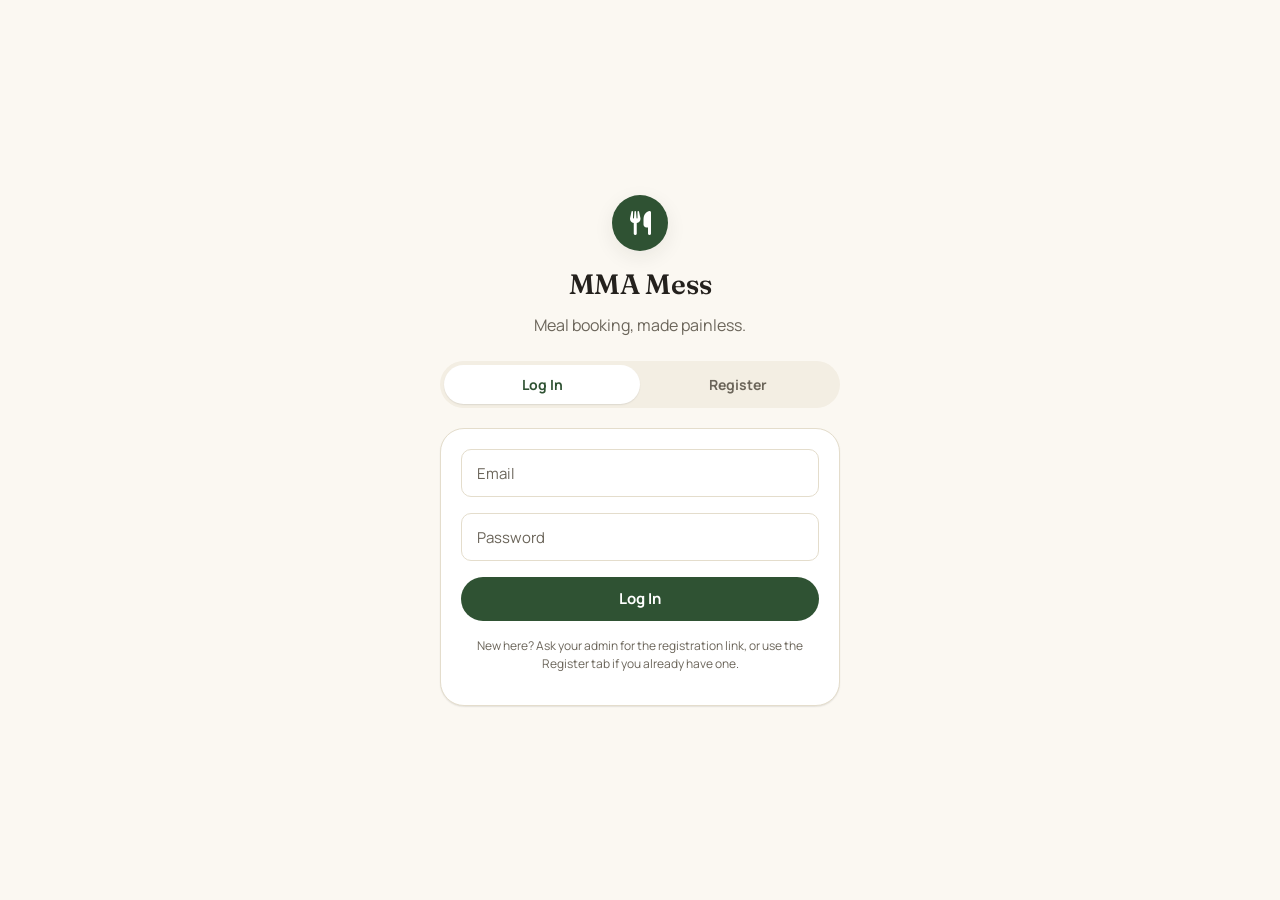
<file: index.html>
<!doctype html>
<html lang="en">
  <head>
    <meta charset="UTF-8" />
    <meta
      name="viewport"
      content="width=device-width, initial-scale=1, viewport-fit=cover"
    />
    <title>Mess Login · MMA Mess</title>
    <link rel="stylesheet" href="css/main.css" />
    <link rel="stylesheet" href="css/dark-mode.css" />
    <link
      rel="stylesheet"
      href="https://cdnjs.cloudflare.com/ajax/libs/font-awesome/6.5.2/css/all.min.css"
    />
    <style>
      body {
        display: flex;
        align-items: center;
        justify-content: center;
        padding: var(--space-5);
      }
      .auth-shell {
        width: 100%;
        max-width: 400px;
      }
      .auth-brand {
        text-align: center;
        margin-bottom: var(--space-6);
      }
      .auth-brand .plate {
        width: 56px;
        height: 56px;
        border-radius: 50%;
        background: var(--color-primary);
        color: #fff;
        display: flex;
        align-items: center;
        justify-content: center;
        margin: 0 auto var(--space-3);
        font-size: 24px;
        box-shadow: var(--shadow-md);
      }
      .auth-tabs {
        display: flex;
        background: var(--color-surface-2);
        border-radius: var(--radius-pill);
        padding: 4px;
        margin-bottom: var(--space-5);
      }
      .auth-tabs button {
        flex: 1;
        border: none;
        background: none;
        padding: 10px;
        border-radius: var(--radius-pill);
        font-weight: 700;
        font-size: 14px;
        color: var(--color-ink-soft);
        cursor: pointer;
      }
      .auth-tabs button.is-active {
        background: var(--color-surface);
        color: var(--color-primary);
        box-shadow: var(--shadow-sm);
      }
      .auth-note {
        font-size: 12px;
        text-align: center;
        margin-top: var(--space-4);
      }
      .view {
        display: none;
      }
      .view.is-active {
        display: block;
      }
    </style>
  </head>
  <body>
    <div class="auth-shell">
      <div class="auth-brand">
        <div class="plate"><i class="fa-solid fa-utensils"></i></div>
        <h1>MMA Mess</h1>
        <p class="text-soft">Meal booking, made painless.</p>
      </div>

      <div class="auth-tabs">
        <button id="tabLogin" class="is-active">Log In</button>
        <button id="tabRegister">Register</button>
      </div>

      <!-- LOGIN -->
      <form id="loginView" class="view is-active card">
        <div class="field">
          <input type="email" id="loginEmail" placeholder=" " required />
          <label>Email</label>
        </div>
        <div class="field">
          <input
            type="password"
            id="loginPassword"
            placeholder=" "
            required
            minlength="6"
          />
          <label>Password</label>
        </div>
        <button type="submit" class="btn btn-primary btn-block">Log In</button>
        <p class="auth-note text-soft">
          New here? Ask your admin for the registration link, or use the
          Register tab if you already have one.
        </p>
      </form>

      <!-- REGISTER -->
      <form id="registerView" class="view card">
        <div class="field">
          <input type="text" id="regName" placeholder=" " required />
          <label>Full name</label>
        </div>
        <div class="field">
          <input type="text" id="regRoom" placeholder=" " required />
          <label>Room number</label>
        </div>
        <div class="field">
          <input
            type="tel"
            id="regMobile"
            placeholder=" "
            required
            pattern="[0-9]{10}"
          />
          <label>Mobile number</label>
        </div>
        <div class="field">
          <input type="email" id="regEmail" placeholder=" " required />
          <label>Email</label>
        </div>
        <div class="field">
          <input
            type="password"
            id="regPassword"
            placeholder=" "
            required
            minlength="6"
          />
          <label>Password</label>
        </div>
        <button type="submit" class="btn btn-primary btn-block">
          Submit Registration
        </button>
        <p class="auth-note text-soft">
          Your request goes to the admin for approval before you can log in.
        </p>
      </form>
    </div>

    <script type="module">
      import {
        login,
        submitRegistration,
        redirectIfLoggedIn,
      } from "./js/auth.js";
      import { initTheme } from "./js/utils.js";

      initTheme();
      redirectIfLoggedIn();

      const params = new URLSearchParams(location.search);
      if (params.get("pending") === "1") {
        import("./js/components/Toast.js").then(({ toast }) =>
          toast.info("Your registration is pending admin approval."),
        );
      }

      const tabLogin = document.getElementById("tabLogin");
      const tabRegister = document.getElementById("tabRegister");
      const loginView = document.getElementById("loginView");
      const registerView = document.getElementById("registerView");

      tabLogin.onclick = () => {
        tabLogin.classList.add("is-active");
        tabRegister.classList.remove("is-active");
        loginView.classList.add("is-active");
        registerView.classList.remove("is-active");
      };
      tabRegister.onclick = () => {
        tabRegister.classList.add("is-active");
        tabLogin.classList.remove("is-active");
        registerView.classList.add("is-active");
        loginView.classList.remove("is-active");
      };

      loginView.addEventListener("submit", async (e) => {
        e.preventDefault();
        const btn = loginView.querySelector('button[type="submit"]');
        btn.disabled = true;
        btn.textContent = "Logging in…";
        await login(loginEmail.value.trim(), loginPassword.value);
        btn.disabled = false;
        btn.textContent = "Log In";
      });

      registerView.addEventListener("submit", async (e) => {
        e.preventDefault();
        const btn = registerView.querySelector('button[type="submit"]');
        btn.disabled = true;
        btn.textContent = "Submitting…";
        const ok = await submitRegistration({
          name: regName.value.trim(),
          room_number: regRoom.value.trim(),
          mobile: regMobile.value.trim(),
          email: regEmail.value.trim(),
          password: regPassword.value,
        });
        btn.disabled = false;
        btn.textContent = "Submit Registration";
        if (ok) {
          registerView.reset();
          tabLogin.click();
        }
      });
    </script>
  </body>
</html>
</file>
<file: css/main.css>
/* ============================================================================
   MESS MEAL BOOKING SYSTEM — DESIGN SYSTEM
   Subject: an Indian hostel/PG mess. Palette pulled from the mess hall
   itself — banana-leaf green, turmeric, terracotta thali, steel canteen
   trays — rather than a generic app palette.
   Signature element: the "thali ring" — a plate divided into three arcs
   (breakfast / lunch / dinner) that fills in as the day's status changes.
   ============================================================================ */

@import url("https://fonts.googleapis.com/css2?family=Fraunces:opsz,wght@9..144,500;9..144,600;9..144,700&family=Manrope:wght@400;500;600;700;800&family=IBM+Plex+Mono:wght@400;500;600&display=swap");

:root {
  /* ---- color tokens -------------------------------------------------- */
  --color-bg: #fbf8f2; /* steel-tray cream */
  --color-surface: #ffffff;
  --color-surface-2: #f3eee3; /* banana-leaf-adjacent tint for sunken areas */
  --color-ink: #24211d; /* charcoal */
  --color-ink-soft: #6b655a; /* muted charcoal for secondary text */
  --color-border: #e4ddcc;

  --color-primary: #2f5233; /* mess-hall spice green */
  --color-primary-ink: #ffffff;
  --color-primary-soft: #e8f0e3;

  --color-accent: #e4a72e; /* turmeric gold */
  --color-accent-ink: #2a1e05;
  --color-accent-soft: #fbf0d9;

  --color-danger: #c0392b; /* chili red — fines, mismatches */
  --color-danger-soft: #fbe7e4;

  --color-double: #7a4fae; /* double-meal indicator */
  --color-double-soft: #f0e7f8;

  --color-no-food: #8a8578;
  --color-no-food-soft: #ece9e0;

  /* ---- type ------------------------------------------------------------ */
  --font-display: "Fraunces", Georgia, serif;
  --font-body:
    "Manrope", -apple-system, BlinkMacSystemFont, "Segoe UI", sans-serif;
  --font-mono: "IBM Plex Mono", ui-monospace, SFMono-Regular, monospace;

  /* ---- spacing / radius / motion --------------------------------------- */
  --space-1: 4px;
  --space-2: 8px;
  --space-3: 12px;
  --space-4: 16px;
  --space-5: 20px;
  --space-6: 24px;
  --space-7: 32px;
  --space-8: 40px;

  --radius-sm: 10px;
  --radius-md: 16px;
  --radius-lg: 24px;
  --radius-pill: 999px;

  --shadow-sm:
    0 1px 2px rgba(36, 33, 29, 0.06), 0 1px 1px rgba(36, 33, 29, 0.04);
  --shadow-md: 0 6px 20px rgba(36, 33, 29, 0.08);
  --shadow-lg: 0 16px 40px rgba(36, 33, 29, 0.14);

  --ease: cubic-bezier(0.22, 1, 0.36, 1);
  --dur-fast: 150ms;
  --dur-med: 220ms;

  --tap-min: 44px;
  --bottom-nav-h: 64px;
  --topbar-h: 56px;
}

/* ---- reset -------------------------------------------------------------- */
*,
*::before,
*::after {
  box-sizing: border-box;
}
html {
  -webkit-text-size-adjust: 100%;
}
body {
  margin: 0;
  min-height: 100dvh;
  background: var(--color-bg);
  color: var(--color-ink);
  font-family: var(--font-body);
  font-size: 16px;
  line-height: 1.5;
  -webkit-font-smoothing: antialiased;
}
h1,
h2,
h3,
h4 {
  font-family: var(--font-display);
  font-weight: 600;
  margin: 0 0 var(--space-2);
  letter-spacing: -0.01em;
}
h1 {
  font-size: 28px;
}
h2 {
  font-size: 22px;
}
h3 {
  font-size: 18px;
}
h4 {
  font-size: 16px;
}
p {
  margin: 0 0 var(--space-3);
  color: var(--color-ink-soft);
}
a {
  color: var(--color-primary);
  text-decoration: none;
}
button {
  font-family: inherit;
}
ul {
  margin: 0;
  padding: 0;
  list-style: none;
}
img {
  max-width: 100%;
  display: block;
}
::selection {
  background: var(--color-accent-soft);
}

:focus-visible {
  outline: 2px solid var(--color-primary);
  outline-offset: 2px;
  border-radius: 4px;
}

.mono {
  font-family: var(--font-mono);
  font-variant-numeric: tabular-nums;
}
.text-soft {
  color: var(--color-ink-soft);
}
.text-danger {
  color: var(--color-danger);
}
.sr-only {
  position: absolute;
  width: 1px;
  height: 1px;
  padding: 0;
  margin: -1px;
  overflow: hidden;
  clip: rect(0, 0, 0, 0);
  white-space: nowrap;
  border: 0;
}

/* ---- app shell ------------------------------------------------------------ */
.app-shell {
  max-width: 480px;
  margin: 0 auto;
  min-height: 100dvh;
  padding-bottom: calc(var(--bottom-nav-h) + var(--space-4));
  position: relative;
  background: var(--color-bg);
}
@media (min-width: 900px) {
  .app-shell.app-shell--desktop {
    max-width: 1120px;
    display: grid;
    grid-template-columns: 240px 1fr;
    gap: var(--space-6);
    padding: var(--space-6) var(--space-6) var(--space-8);
  }
  /* the 1fr grid track has an implicit min-width:auto, which — once a wide
     table (e.g. Monthly Attendance's 90+ day columns) sits somewhere
     inside it — refuses to shrink below the table's intrinsic content
     width. Without this, the whole page overflows horizontally instead of
     the table's own .table-wrap scrolling internally as intended. */
  .app-shell__content {
    min-width: 0;
  }
}

.topbar {
  position: sticky;
  top: 0;
  z-index: 20;
  height: var(--topbar-h);
  display: flex;
  align-items: center;
  justify-content: space-between;
  padding: 0 var(--space-4);
  background: color-mix(in srgb, var(--color-bg) 88%, transparent);
  backdrop-filter: blur(10px);
  border-bottom: 1px solid var(--color-border);
}
.topbar__title {
  font-family: var(--font-display);
  font-size: 18px;
  font-weight: 600;
}
.topbar__actions {
  display: flex;
  gap: var(--space-2);
  align-items: center;
}

.page {
  padding: var(--space-4);
  display: flex;
  flex-direction: column;
  gap: var(--space-5);
}

/* ---- bottom nav (mobile) --------------------------------------------------- */
.bottom-nav {
  position: fixed;
  left: 0;
  right: 0;
  bottom: 0;
  z-index: 30;
  max-width: 480px;
  margin: 0 auto;
  height: var(--bottom-nav-h);
  background: var(--color-surface);
  border-top: 1px solid var(--color-border);
  display: flex;
  box-shadow: 0 -4px 16px rgba(36, 33, 29, 0.06);
}
@media (min-width: 900px) {
  .bottom-nav {
    display: none;
  }
}
.bottom-nav__item {
  flex: 1;
  display: flex;
  flex-direction: column;
  align-items: center;
  justify-content: center;
  gap: 2px;
  color: var(--color-ink-soft);
  font-size: 11px;
  font-weight: 600;
  min-height: var(--tap-min);
  border: none;
  background: none;
  cursor: pointer;
}
.bottom-nav__item i {
  font-size: 18px;
}
.bottom-nav__item.is-active {
  color: var(--color-primary);
}

.side-nav {
  display: none;
}
@media (min-width: 900px) {
  .side-nav {
    display: flex;
    flex-direction: column;
    gap: var(--space-1);
    padding: var(--space-5) var(--space-3);
    background: var(--color-surface);
    border-radius: var(--radius-lg);
    border: 1px solid var(--color-border);
    height: fit-content;
    position: sticky;
    top: var(--space-6);
  }
  .side-nav__item {
    display: flex;
    align-items: center;
    gap: var(--space-3);
    padding: var(--space-3) var(--space-3);
    border-radius: var(--radius-sm);
    color: var(--color-ink-soft);
    font-weight: 600;
    font-size: 14px;
    cursor: pointer;
    border: none;
    background: none;
    text-align: left;
  }
  .side-nav__item.is-active {
    background: var(--color-primary-soft);
    color: var(--color-primary);
  }
}

/* ---- cards ----------------------------------------------------------------- */
.card {
  background: var(--color-surface);
  border: 1px solid var(--color-border);
  border-radius: var(--radius-lg);
  padding: var(--space-5);
  box-shadow: var(--shadow-sm);
  transition: box-shadow var(--dur-fast) var(--ease);
  /* .page is a column flex container; without this, a card containing a
     wide table (many day columns) won't shrink below the table's
     intrinsic content width, and the whole page overflows sideways
     instead of just the table's own .table-wrap scrolling internally. */
  min-width: 0;
}
.card--flat {
  box-shadow: none;
}
.card__label {
  font-size: 12px;
  font-weight: 700;
  letter-spacing: 0.04em;
  text-transform: uppercase;
  color: var(--color-ink-soft);
  margin-bottom: var(--space-1);
}
.card__value {
  font-family: var(--font-display);
  font-size: 30px;
  font-weight: 600;
}
.card-grid {
  display: grid;
  grid-template-columns: repeat(2, 1fr);
  gap: var(--space-3);
}
@media (min-width: 640px) {
  .card-grid {
    grid-template-columns: repeat(4, 1fr);
  }
}

/* ---- thali ring (signature status widget) ---------------------------------- */
.thali-ring {
  display: flex;
  align-items: center;
  gap: var(--space-5);
}
.thali-ring svg {
  flex-shrink: 0;
}
.thali-ring__legend {
  display: flex;
  flex-direction: column;
  gap: var(--space-2);
}
.thali-ring__row {
  display: flex;
  align-items: center;
  gap: var(--space-2);
  font-size: 14px;
  font-weight: 600;
}
.thali-ring__dot {
  width: 10px;
  height: 10px;
  border-radius: 50%;
  flex-shrink: 0;
}

/* ---- buttons ----------------------------------------------------------------- */
.btn {
  display: inline-flex;
  align-items: center;
  justify-content: center;
  gap: var(--space-2);
  min-height: var(--tap-min);
  padding: 0 var(--space-5);
  border-radius: var(--radius-pill);
  font-weight: 700;
  font-size: 15px;
  border: 1px solid transparent;
  cursor: pointer;
  transition:
    transform var(--dur-fast) var(--ease),
    box-shadow var(--dur-fast) var(--ease),
    background var(--dur-fast) var(--ease);
  white-space: nowrap;
}
.btn:active {
  transform: scale(0.97);
}
.btn-primary {
  background: var(--color-primary);
  color: var(--color-primary-ink);
}
.btn-primary:hover {
  box-shadow: var(--shadow-md);
}
.btn-secondary {
  background: var(--color-surface);
  color: var(--color-ink);
  border-color: var(--color-border);
}
.btn-accent {
  background: var(--color-accent);
  color: var(--color-accent-ink);
}
.btn-danger {
  background: var(--color-danger);
  color: #fff;
}
.btn-ghost {
  background: transparent;
  color: var(--color-primary);
}
.btn-block {
  width: 100%;
}
.btn-sm {
  min-height: 36px;
  padding: 0 var(--space-4);
  font-size: 13px;
}
.btn:disabled {
  opacity: 0.45;
  cursor: not-allowed;
  transform: none;
}
.icon-btn {
  width: var(--tap-min);
  height: var(--tap-min);
  border-radius: 50%;
  display: inline-flex;
  align-items: center;
  justify-content: center;
  border: 1px solid var(--color-border);
  background: var(--color-surface);
  cursor: pointer;
}

/* ---- meal option segmented control ------------------------------------------- */
.option-group {
  display: grid;
  grid-template-columns: repeat(3, 1fr);
  gap: var(--space-2);
}
.option-group.option-group--4 {
  grid-template-columns: repeat(2, 1fr);
}
.option-group.option-group--confirmation {
  grid-template-columns: repeat(2, minmax(0, 1fr));
}
.option-btn {
  display: inline-flex;
  align-items: center;
  justify-content: center;
  min-height: var(--tap-min);
  padding: 8px 10px;
  border-radius: var(--radius-sm);
  border: 1.5px solid var(--color-border);
  background: var(--color-surface);
  font-weight: 700;
  font-size: 13px;
  line-height: 1.15;
  text-align: center;
  cursor: pointer;
  color: var(--color-ink-soft);
  transition: all var(--dur-fast) var(--ease);
}
.option-btn.is-selected[data-value="yes"] {
  background: var(--color-primary-soft);
  border-color: var(--color-primary);
  color: var(--color-primary);
}
.option-btn.is-selected[data-value="no"] {
  background: var(--color-danger-soft);
  border-color: var(--color-danger);
  color: var(--color-danger);
}
.option-btn.is-selected[data-value="double"] {
  background: var(--color-double-soft);
  border-color: var(--color-double);
  color: var(--color-double);
}
.option-btn.is-selected[data-value="no_food"] {
  background: var(--color-no-food-soft);
  border-color: var(--color-no-food);
  color: var(--color-ink);
}
.option-btn:disabled {
  opacity: 0.5;
  cursor: not-allowed;
}

/* ---- badges / status pills ------------------------------------------------- */
.badge {
  display: inline-flex;
  align-items: center;
  gap: 4px;
  padding: 3px 10px;
  border-radius: var(--radius-pill);
  font-size: 12px;
  font-weight: 700;
}
.badge-yes {
  background: var(--color-primary-soft);
  color: var(--color-primary);
}
.badge-no {
  background: var(--color-danger-soft);
  color: var(--color-danger);
}
.badge-double {
  background: var(--color-double-soft);
  color: var(--color-double);
}
.badge-no_food {
  background: var(--color-no-food-soft);
  color: var(--color-ink-soft);
}
.badge-pending {
  background: var(--color-accent-soft);
  color: var(--color-accent-ink);
}
.badge-locked {
  background: var(--color-surface-2);
  color: var(--color-ink-soft);
}

/* ---- forms ------------------------------------------------------------------- */
.field {
  position: relative;
  margin-bottom: var(--space-4);
}
.field input,
.field select,
.field textarea {
  width: 100%;
  min-height: var(--tap-min);
  padding: 18px var(--space-4) 6px;
  border: 1.5px solid var(--color-border);
  border-radius: var(--radius-sm);
  background: var(--color-surface);
  font-size: 16px;
  color: var(--color-ink);
  font-family: inherit;
}
.field textarea {
  padding-top: 20px;
  min-height: 88px;
  resize: vertical;
}
.field label {
  position: absolute;
  left: var(--space-4);
  top: 14px;
  font-size: 15px;
  color: var(--color-ink-soft);
  transition: all var(--dur-fast) var(--ease);
  pointer-events: none;
  background: transparent;
}
.field input:focus + label,
.field input:not(:placeholder-shown) + label,
.field select:focus + label,
.field select.has-value + label,
.field textarea:focus + label,
.field textarea:not(:placeholder-shown) + label {
  top: 6px;
  font-size: 11px;
  font-weight: 700;
  color: var(--color-primary);
}
.field input:focus,
.field select:focus,
.field textarea:focus {
  border-color: var(--color-primary);
}
/* selects always display a chosen value (no true "empty placeholder" state
   the way text inputs have), so their label is always floated to the small
   top position — never overlapping the selected option text. Without this,
   report-type / category dropdowns look visually collapsed/garbled since
   the label and the selected value sit on top of each other. */
.field select + label {
  top: 6px;
  font-size: 11px;
  font-weight: 700;
  color: var(--color-ink-soft);
}
.field select:focus + label {
  color: var(--color-primary);
}
.field-error {
  color: var(--color-danger);
  font-size: 12px;
  margin-top: 4px;
  display: none;
}
.field.has-error input,
.field.has-error select {
  border-color: var(--color-danger);
}
.field.has-error .field-error {
  display: block;
}

/* ---- tables → cards on mobile -------------------------------------------- */
.data-table {
  width: 100%;
  border-collapse: collapse;
}
.data-table thead {
  display: none;
}
@media (min-width: 760px) {
  .data-table thead {
    display: table-header-group;
  }
  .data-table th {
    text-align: left;
    font-size: 12px;
    text-transform: uppercase;
    letter-spacing: 0.04em;
    color: var(--color-ink-soft);
    padding: var(--space-3);
    border-bottom: 1px solid var(--color-border);
  }
}
.data-table tbody tr {
  display: block;
  margin-bottom: var(--space-3);
  background: var(--color-surface);
  border: 1px solid var(--color-border);
  border-radius: var(--radius-md);
  padding: var(--space-3);
}
@media (min-width: 760px) {
  .data-table tbody tr {
    display: table-row;
    margin: 0;
    border-radius: 0;
    border: none;
    border-bottom: 1px solid var(--color-border);
    padding: 0;
  }
  .data-table tbody tr:hover {
    background: var(--color-surface-2);
  }
}
.data-table td {
  display: flex;
  justify-content: space-between;
  align-items: center;
  gap: var(--space-3);
  padding: 6px 2px;
  border: none;
  font-size: 14px;
}
.data-table td::before {
  content: attr(data-label);
  font-weight: 700;
  color: var(--color-ink-soft);
  font-size: 12px;
  text-transform: uppercase;
  letter-spacing: 0.03em;
}
@media (min-width: 760px) {
  .data-table td {
    display: table-cell;
    padding: var(--space-3);
  }
  .data-table td::before {
    content: none;
  }
}
.table-wrap {
  width: 100%;
  max-width: 100%;
  overflow-x: auto;
  -webkit-overflow-scrolling: touch;
}

/* flat mode: forces a genuine table (thead visible, rows as table-rows,
   scrolling horizontally on narrow screens) instead of the stacked-card
   view above. Used for Meal Entries per an explicit "table view on both
   desktop and mobile" requirement — scanning many students quickly is
   easier as one scrollable table than as tap-through cards. */
.data-table--flat thead {
  display: table-header-group;
}
.data-table--flat tbody tr {
  display: table-row;
  margin: 0;
  border-radius: 0;
  border: none;
  border-bottom: 1px solid var(--color-border);
  padding: 0;
}
.data-table--flat td {
  display: table-cell;
  padding: var(--space-3);
}
.data-table--flat td::before {
  content: none;
}

/* ---- modal ------------------------------------------------------------------ */
.modal-overlay {
  position: fixed;
  inset: 0;
  background: rgba(36, 33, 29, 0.45);
  z-index: 100;
  display: flex;
  align-items: flex-end;
  justify-content: center;
  opacity: 0;
  pointer-events: none;
  transition: opacity var(--dur-med) var(--ease);
}
.modal-overlay.is-open {
  opacity: 1;
  pointer-events: auto;
}
@media (min-width: 640px) {
  .modal-overlay {
    align-items: center;
  }
}
.modal {
  width: 100%;
  max-width: 480px;
  max-height: 88dvh;
  overflow-y: auto;
  background: var(--color-surface);
  border-radius: var(--radius-lg) var(--radius-lg) 0 0;
  padding: var(--space-5);
  transform: translateY(24px);
  transition: transform var(--dur-med) var(--ease);
}
.modal-overlay.is-open .modal {
  transform: translateY(0);
}
@media (min-width: 640px) {
  .modal {
    border-radius: var(--radius-lg);
  }
}
.modal__header {
  display: flex;
  align-items: center;
  justify-content: space-between;
  margin-bottom: var(--space-4);
}

/* ---- drawer list item (mobile "More" menu — NOT gated behind the desktop
   media query the way .side-nav__item is, since this is used on small
   screens specifically) --------------------------------------------------- */
.drawer-item {
  display: flex;
  align-items: center;
  gap: var(--space-3);
  width: 100%;
  min-height: var(--tap-min);
  padding: var(--space-3);
  border-radius: var(--radius-sm);
  border: none;
  background: none;
  color: var(--color-ink);
  font-weight: 600;
  font-size: 15px;
  cursor: pointer;
  text-align: left;
}
.drawer-item:active {
  background: var(--color-surface-2);
}
.drawer-item i {
  width: 20px;
  text-align: center;
  color: var(--color-ink-soft);
}

/* ---- toast ------------------------------------------------------------------ */
.toast-stack {
  position: fixed;
  left: 0;
  right: 0;
  bottom: calc(var(--bottom-nav-h) + var(--space-3));
  z-index: 200;
  display: flex;
  flex-direction: column;
  gap: var(--space-2);
  align-items: center;
  padding: 0 var(--space-4);
  pointer-events: none;
}
.toast {
  pointer-events: auto;
  max-width: 420px;
  width: 100%;
  background: var(--color-ink);
  color: #fff;
  padding: var(--space-3) var(--space-4);
  border-radius: var(--radius-sm);
  font-size: 14px;
  font-weight: 600;
  box-shadow: var(--shadow-lg);
  display: flex;
  align-items: center;
  gap: var(--space-2);
  transform: translateY(12px);
  opacity: 0;
  transition: all var(--dur-med) var(--ease);
}
.toast.is-visible {
  transform: translateY(0);
  opacity: 1;
}
.toast--success {
  background: var(--color-primary);
}
.toast--error {
  background: var(--color-danger);
}
.toast--info {
  background: var(--color-ink);
}

/* ---- empty states -------------------------------------------------------- */
.empty-state {
  text-align: center;
  padding: var(--space-8) var(--space-4);
  color: var(--color-ink-soft);
}
.empty-state i {
  font-size: 32px;
  margin-bottom: var(--space-2);
  color: var(--color-border);
}

/* ---- misc ----------------------------------------------------------------- */
.divider {
  height: 1px;
  background: var(--color-border);
  border: none;
  margin: var(--space-4) 0;
}
.chip-row {
  display: flex;
  gap: var(--space-2);
  overflow-x: auto;
  padding-bottom: 4px;
}
.chip {
  flex-shrink: 0;
  padding: 8px 14px;
  border-radius: var(--radius-pill);
  border: 1.5px solid var(--color-border);
  background: var(--color-surface);
  font-size: 13px;
  font-weight: 700;
  color: var(--color-ink-soft);
  cursor: pointer;
}
.chip.is-active {
  background: var(--color-ink);
  border-color: var(--color-ink);
  color: #fff;
}

.skeleton {
  background: linear-gradient(
    90deg,
    var(--color-surface-2) 25%,
    var(--color-border) 37%,
    var(--color-surface-2) 63%
  );
  background-size: 400% 100%;
  animation: skeleton-loading 1.4s ease infinite;
  border-radius: var(--radius-sm);
}
@keyframes skeleton-loading {
  0% {
    background-position: 100% 50%;
  }
  100% {
    background-position: 0 50%;
  }
}

@media (prefers-reduced-motion: reduce) {
  *,
  *::before,
  *::after {
    animation-duration: 0.01ms !important;
    transition-duration: 0.01ms !important;
  }
}
</file>
<file: css/dark-mode.css>
/* Dark mode — toggled by setting data-theme="dark" on <html>, persisted in
   localStorage by utils.js (theme). Keeps the same warm-mess-hall identity,
   just lit differently: charcoal tray instead of steel tray. */

:root[data-theme="dark"] {
  --color-bg: #1b1815;
  --color-surface: #262220;
  --color-surface-2: #322c27;
  --color-ink: #f3eee3;
  --color-ink-soft: #b3ab9c;
  --color-border: #3b342c;

  --color-primary: #6fa97a;
  --color-primary-ink: #10190f;
  --color-primary-soft: #223a26;

  --color-accent: #e4a72e;
  --color-accent-ink: #1b1400;
  --color-accent-soft: #3a2e0e;

  --color-danger: #e5786a;
  --color-danger-soft: #3b2220;

  --color-double: #b392de;
  --color-double-soft: #2e2438;

  --color-no-food: #a39c8c;
  --color-no-food-soft: #2e2a22;

  --shadow-sm: 0 1px 2px rgba(0, 0, 0, 0.3);
  --shadow-md: 0 6px 20px rgba(0, 0, 0, 0.35);
  --shadow-lg: 0 16px 40px rgba(0, 0, 0, 0.5);
}

:root[data-theme="dark"] .topbar {
  background: color-mix(in srgb, var(--color-bg) 85%, transparent);
}
</file>
